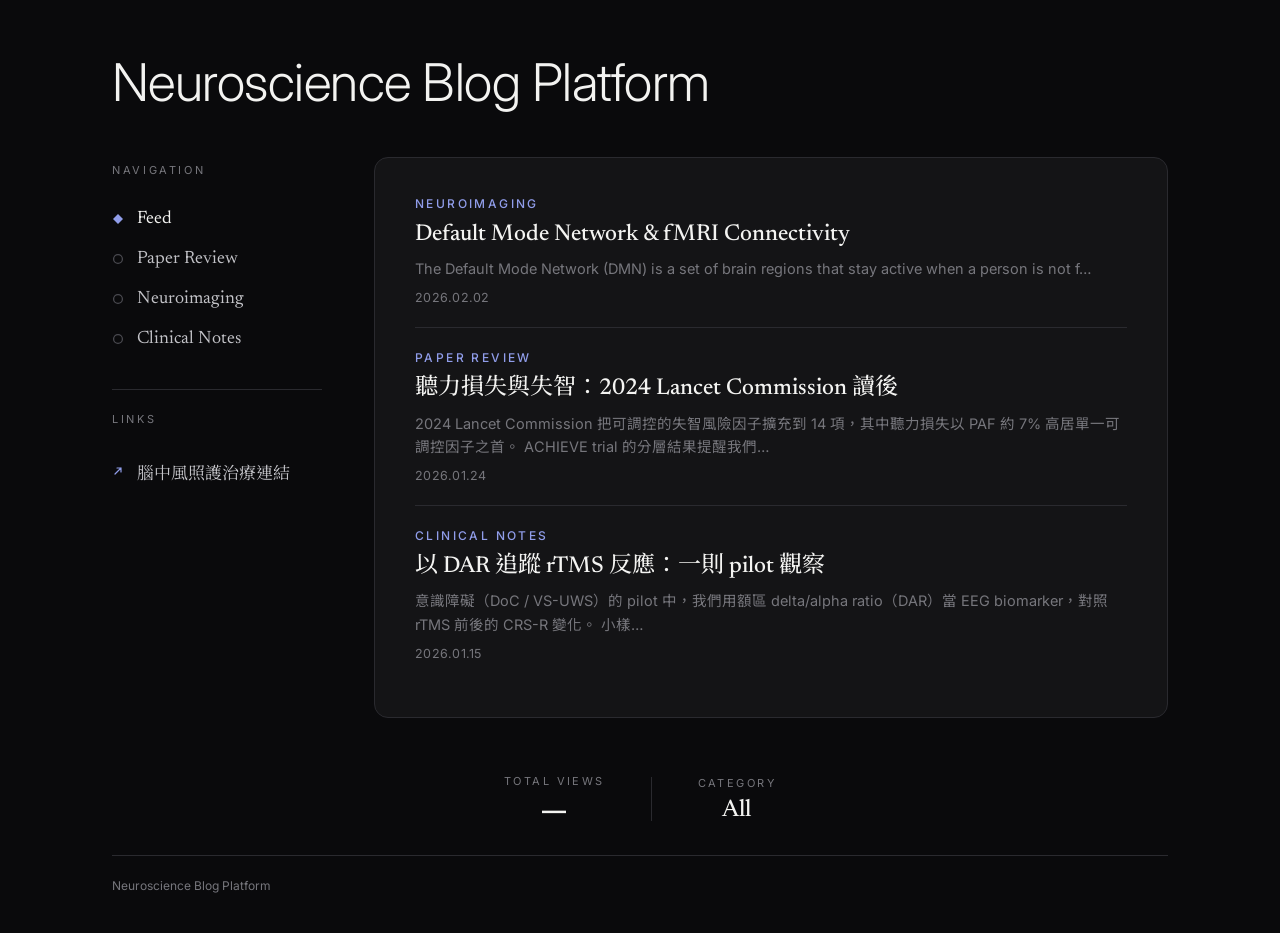
<file: index.html>
<!DOCTYPE html>
<html lang="zh-Hant">
<head>
  <meta charset="UTF-8" />
  <meta name="viewport" content="width=device-width, initial-scale=1.0" />
  <title>Neuroscience Blog Platform</title>
  <meta name="description" content="一個神經科的閱讀與思考現場——文獻心得、臨床筆記與照片。" />
  <link rel="preconnect" href="https://fonts.googleapis.com" />
  <link rel="preconnect" href="https://fonts.gstatic.com" crossorigin />
  <link href="https://fonts.googleapis.com/css2?family=Newsreader:opsz,wght@6..72,400;6..72,500;6..72,600&family=Inter:wght@300;400;500;600&family=Noto+Serif+TC:wght@400;500;600&family=Noto+Sans+TC:wght@300;400;500&display=swap" rel="stylesheet" />
  <link rel="stylesheet" href="styles.css" />
</head>
<body>
  <div class="mn-wrap">
    <h1 class="mn-hd">Neuroscience Blog Platform</h1>

    <div class="mn-grid">
      <!-- 側欄 -->
      <aside>
        <div class="mn-navlabel">Navigation</div>
        <nav id="nav"></nav>
        <div id="links"></div>
      </aside>

      <!-- 主面板（由 app.js 填入 feed 或 detail） -->
      <main id="panel" class="mn-panel"></main>
    </div>

    <!-- 分析列 -->
    <div class="mn-stats">
      <div class="mn-stat">
        <div class="lbl">Total Views</div>
        <div class="val" id="views">—</div>
      </div>
      <div class="mn-divider"></div>
      <div class="mn-stat cat">
        <div class="lbl">Category</div>
        <div class="val" id="catlabel">All</div>
      </div>
    </div>

    <footer class="mn-foot">
      <span>Neuroscience Blog Platform</span>
      <span id="foot-views"></span>
    </footer>
  </div>

  <!-- 內容與設定 -->
  <script src="posts.js"></script>
  <script src="app.js"></script>
</body>
</html>
</file>
<file: styles.css>
:root{
  --bg:#0A0A0C; --panel:#141416; --panel2:#1A1A1D; --line:#2A2A2F;
  --text:#F3F3F1; --body:#C3C3C8; --mute:#76767C; --accent:#909DEA; --accent2:#AEB6EF;
}
*{box-sizing:border-box}
html,body{margin:0;padding:0}
body{
  background:var(--bg); color:var(--text); min-height:100vh;
  font-family:'Inter','Noto Sans TC',system-ui,-apple-system,sans-serif;
  -webkit-font-smoothing:antialiased;
}
.serif{font-family:'Newsreader','Noto Serif TC',Georgia,serif;}

.mn-wrap{max-width:1120px;margin:0 auto;padding:56px 32px 40px;}
.mn-hd{font-weight:300;font-size:clamp(30px,5vw,52px);letter-spacing:-.01em;
  color:var(--text);margin:0 0 46px;line-height:1.05;}

.mn-grid{display:grid;grid-template-columns:210px 1fr;gap:52px;align-items:start;}

/* 側欄 */
.mn-navlabel{font-size:11px;letter-spacing:.24em;color:var(--mute);text-transform:uppercase;margin:6px 0 22px;}
.mn-navitem{display:flex;align-items:center;gap:13px;background:none;border:0;cursor:pointer;
  padding:11px 0;width:100%;text-align:left;color:var(--body);
  font-family:'Newsreader','Noto Serif TC',serif;font-size:18px;transition:color .16s;}
.mn-navitem:hover{color:var(--text);}
.mn-navitem.on{color:var(--text);}
.mn-mark{width:12px;height:12px;flex:0 0 auto;}

/* 側欄外部連結 */
.mn-linkitem{display:flex;align-items:center;gap:13px;padding:11px 0;text-decoration:none;
  color:var(--body);font-family:'Newsreader','Noto Serif TC',serif;font-size:17px;transition:color .16s;}
.mn-linkitem:hover{color:var(--accent2);}

/* 主面板 */
.mn-panel{background:var(--panel);border:1px solid var(--line);border-radius:14px;
  padding:34px 40px;min-height:340px;}
.mn-back{background:none;border:0;color:var(--accent);cursor:pointer;font-size:15px;
  font-family:'Newsreader',serif;padding:0 0 20px;display:inline-flex;gap:8px;align-items:center;}
.mn-back:hover{color:var(--accent2);}
.mn-eyebrow{font-size:12px;letter-spacing:.2em;text-transform:uppercase;color:var(--accent);font-weight:500;}
.mn-arttitle{font-family:'Newsreader','Noto Serif TC',serif;font-weight:600;color:var(--text);
  font-size:clamp(26px,3.6vw,40px);line-height:1.18;margin:16px 0 22px;letter-spacing:-.005em;}
.mn-prose{font-family:'Newsreader','Noto Serif TC',serif;font-size:18px;line-height:1.8;color:var(--body);}
.mn-prose p{margin:0 0 20px;}
.mn-artimg{width:100%;border-radius:10px;margin:8px 0 24px;display:block;}
.mn-artmeta{display:flex;gap:16px;align-items:center;color:var(--mute);font-size:13px;
  margin-top:26px;padding-top:18px;border-top:1px solid var(--line);}

/* Feed 列表 */
.mn-feeditem{border-bottom:1px solid var(--line);padding:22px 0;cursor:pointer;}
.mn-feeditem:first-child{padding-top:4px;}
.mn-feeditem:last-child{border-bottom:0;}
.mn-feedtitle{font-family:'Newsreader','Noto Serif TC',serif;font-size:23px;font-weight:500;
  color:var(--text);margin:9px 0 8px;line-height:1.28;transition:color .16s;}
.mn-feeditem:hover .mn-feedtitle{color:var(--accent2);}
.mn-feedex{color:var(--mute);font-size:14.5px;line-height:1.6;}
.mn-feeddate{color:var(--mute);font-size:12.5px;margin-top:10px;letter-spacing:.02em;}
.mn-thumb{width:100%;max-height:200px;object-fit:cover;border-radius:9px;margin-top:14px;}
.mn-empty{color:var(--mute);font-size:14px;padding:12px 0;}

/* 分析列 */
.mn-stats{display:flex;justify-content:center;align-items:center;margin:56px 0 30px;}
.mn-stat{text-align:center;padding:0 46px;}
.mn-stat .lbl{font-size:11px;letter-spacing:.22em;text-transform:uppercase;color:var(--mute);}
.mn-stat .val{font-size:24px;font-weight:600;color:var(--text);margin-top:8px;letter-spacing:.01em;}
.mn-stat.cat .val{font-family:'Newsreader','Noto Serif TC',serif;font-weight:500;}
.mn-divider{width:1px;height:44px;background:var(--line);}

/* 留言區（Giscus 容器） */
.mn-cmts{margin-top:40px;padding-top:28px;border-top:1px solid var(--line);}
.mn-cmts h4{font-family:'Newsreader','Noto Serif TC',serif;font-size:18px;font-weight:500;margin:0 0 14px;color:var(--text);}
.mn-cmts .notice{color:var(--mute);font-size:13.5px;line-height:1.7;
  background:var(--panel2);border:1px solid var(--line);border-radius:9px;padding:14px 16px;}
.mn-cmts .notice code{color:var(--accent2);font-family:ui-monospace,SFMono-Regular,Menlo,monospace;font-size:12.5px;}

/* 頁尾 */
.mn-foot{margin-top:28px;padding-top:22px;border-top:1px solid var(--line);
  display:flex;justify-content:space-between;flex-wrap:wrap;gap:8px;color:var(--mute);font-size:12px;}

@media (max-width:820px){
  .mn-grid{grid-template-columns:1fr;gap:30px;}
  .mn-panel{padding:26px 22px;}
  .mn-stat{padding:0 28px;}
  .mn-wrap{padding:40px 22px 36px;}
}
@media (prefers-reduced-motion:reduce){*{scroll-behavior:auto !important;}}
</file>
